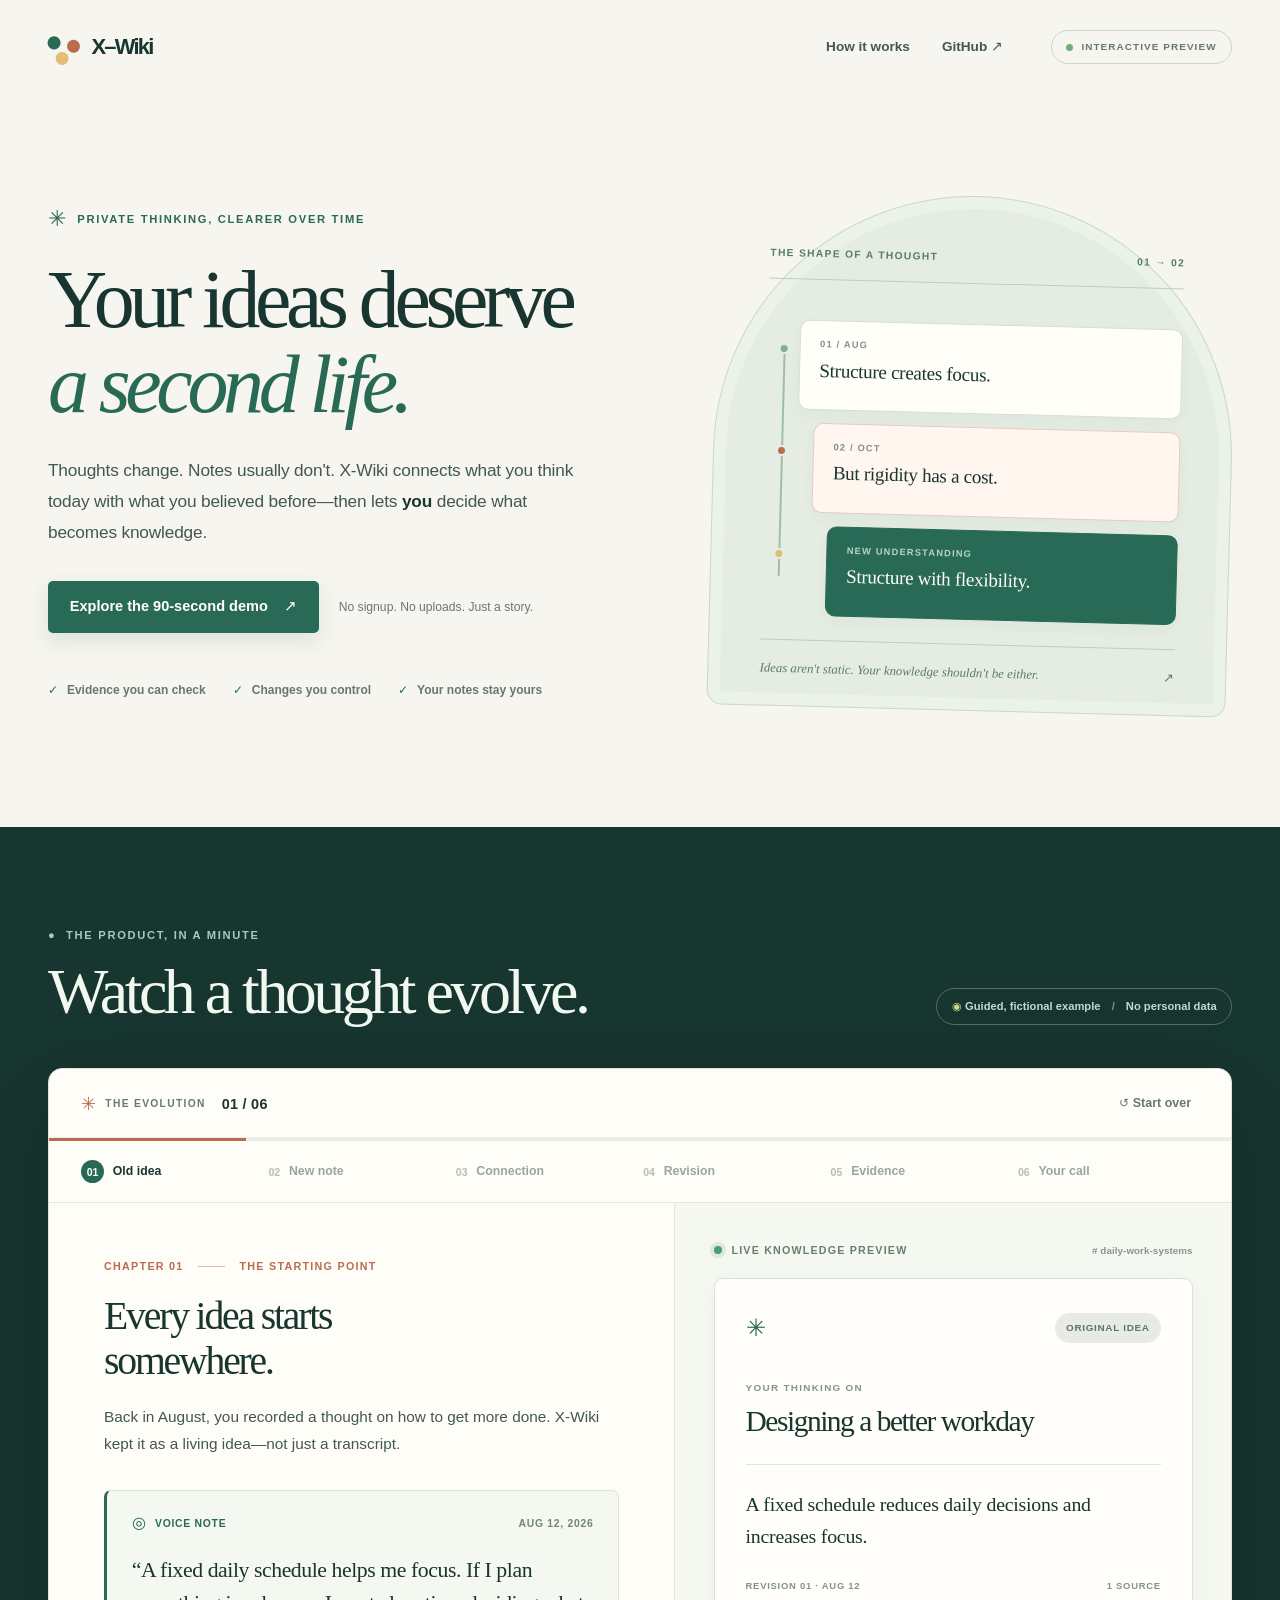
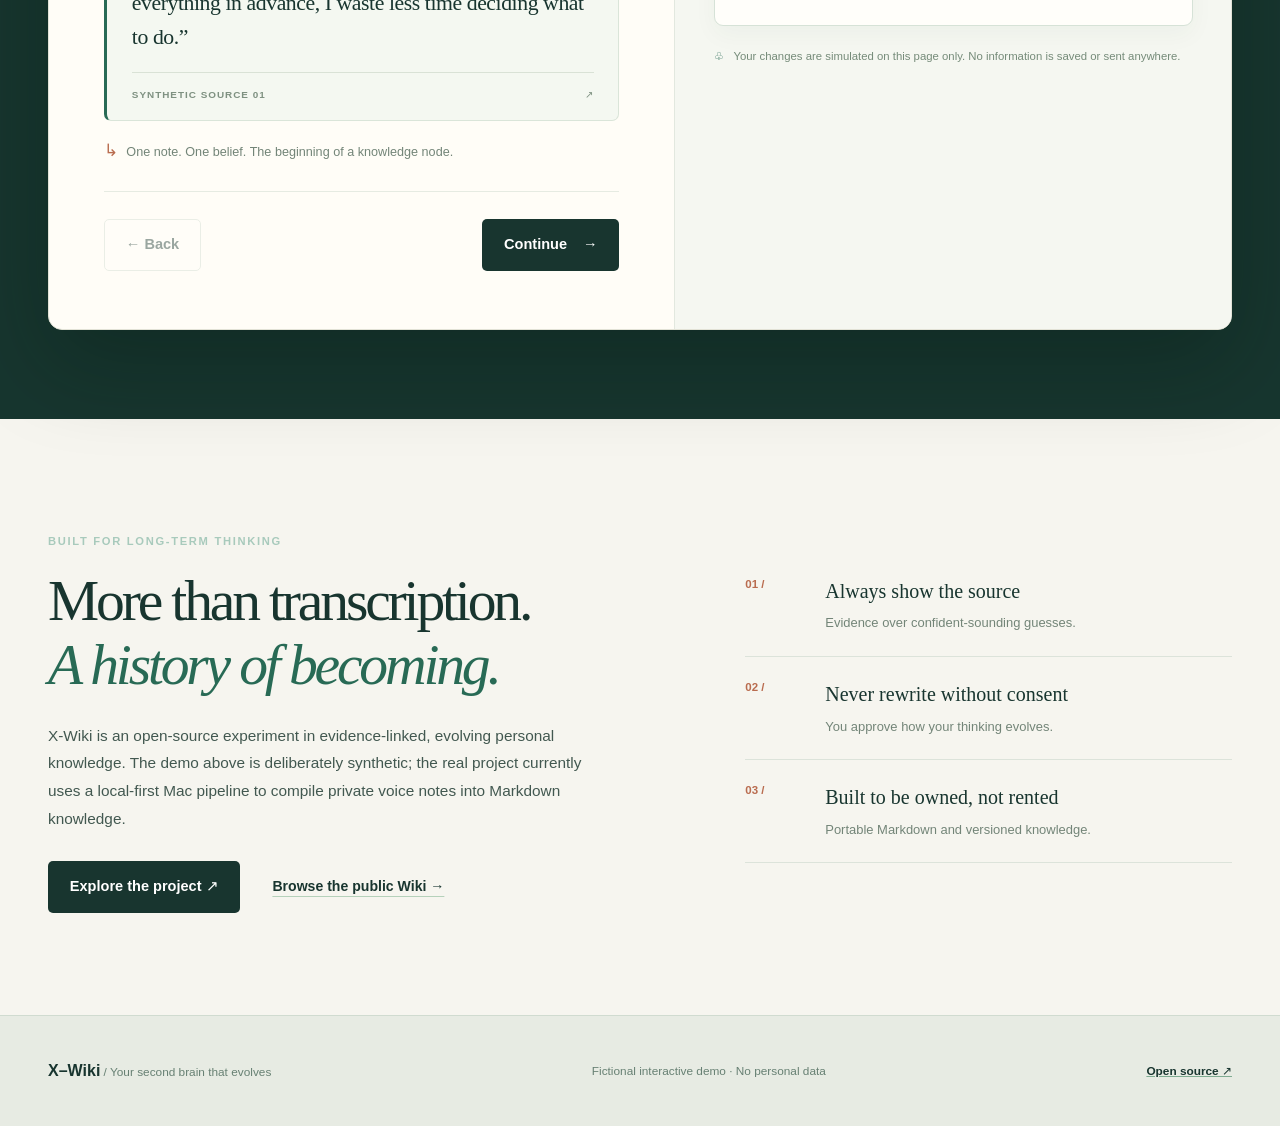
<file: sites/content/demo/index.html>
<!doctype html>
<html lang="en">
<head>
  <meta charset="utf-8">
  <meta name="viewport" content="width=device-width, initial-scale=1">
  <meta name="theme-color" content="#f6f5ee">
  <meta name="description" content="Try X-Wiki in 90 seconds. See how a new voice note can connect to an older idea, propose a revision, and preserve its evidence.">
  <meta property="og:title" content="X-Wiki — Your notes become knowledge that evolves">
  <meta property="og:description" content="Try an interactive, privacy-safe story of a thought evolving. No signup, no upload.">
  <title>X-Wiki — Your notes become knowledge that evolves</title>
  <link rel="stylesheet" href="./demo.css">
  <script src="./demo.js" defer></script>
</head>
<body>
  <a class="skip-link" href="#story">Skip to interactive demo</a>
  <header class="topbar">
    <a class="brand" href="../" aria-label="X-Wiki documentation home">
      <span class="brand-symbol" aria-hidden="true"><span></span><span></span><span></span></span>
      <span>X–Wiki</span>
    </a>
    <nav aria-label="Main navigation" class="topnav">
      <a href="#how-it-works">How it works</a>
      <a href="https://github.com/1998x-stack/X-Wiki" rel="noopener noreferrer" target="_blank">GitHub <span aria-hidden="true">↗</span></a>
    </nav>
    <span class="nav-note"><span class="status-dot" aria-hidden="true"></span> INTERACTIVE PREVIEW</span>
  </header>

  <main>
    <section class="hero section-width" aria-labelledby="hero-title">
      <div class="hero-copy">
        <div class="eyebrow"><span class="spark" aria-hidden="true">✳</span> PRIVATE THINKING, CLEARER OVER TIME</div>
        <h1 id="hero-title">Your ideas deserve <em>a second life.</em></h1>
        <p class="hero-lead">Thoughts change. Notes usually don't. X-Wiki connects what you think today with what you believed before—then lets <strong>you</strong> decide what becomes knowledge.</p>
        <div class="hero-actions">
          <a id="start-demo" class="button button-primary" href="#story">Explore the 90-second demo <span aria-hidden="true">↗</span></a>
          <span class="hero-hint">No signup. No uploads. Just a story.</span>
        </div>
        <div class="hero-meta">
          <span><span class="tiny-tick" aria-hidden="true">✓</span> Evidence you can check</span>
          <span><span class="tiny-tick" aria-hidden="true">✓</span> Changes you control</span>
          <span><span class="tiny-tick" aria-hidden="true">✓</span> Your notes stay yours</span>
        </div>
      </div>
      <div class="hero-graphic" aria-hidden="true">
        <div class="graphic-head"><span>THE SHAPE OF A THOUGHT</span><span>01 → 02</span></div>
        <div class="graphic-path">
          <div class="graphic-line"></div>
          <div class="graphic-node node-old"><span class="node-index">01 / AUG</span><strong>Structure creates focus.</strong><span class="node-dot"></span></div>
          <div class="graphic-node node-new"><span class="node-index">02 / OCT</span><strong>But rigidity has a cost.</strong><span class="node-dot"></span></div>
          <div class="graphic-node node-merged"><span class="node-index">NEW UNDERSTANDING</span><strong>Structure with flexibility.</strong><span class="node-dot"></span></div>
        </div>
        <div class="graphic-footer">Ideas aren't static. Your knowledge shouldn't be either. <span>↗</span></div>
      </div>
    </section>

    <section id="story" class="demo-zone" aria-labelledby="demo-heading">
      <div class="section-width">
        <div class="demo-section-title">
          <div>
            <p class="eyebrow eyebrow-dark"><span aria-hidden="true">●</span> THE PRODUCT, IN A MINUTE</p>
            <h2 id="demo-heading">Watch a thought evolve.</h2>
          </div>
          <div class="demo-label"><span class="demo-label-icon" aria-hidden="true">◉</span> Guided, fictional example <span class="demo-label-separator">/</span> No personal data</div>
        </div>

        <div id="demo-app" class="demo-shell" data-step="0" data-decision="pending" data-reviewed="false">
          <div class="demo-topline">
            <div class="step-counter"><span class="counter-mark" aria-hidden="true">✳</span> THE EVOLUTION <span id="step-fraction">01 <span class="counter-split">/</span> 06</span></div>
            <button class="button-text" id="reset-demo" type="button">↺ <span>Start over</span></button>
          </div>
          <div class="progress-track" aria-hidden="true"><div id="progress-fill" class="progress-fill"></div></div>
          <ol class="step-list" aria-label="Story steps">
            <li data-progress-step="0" class="is-current" aria-current="step"><span>01</span> Old idea</li>
            <li data-progress-step="1"><span>02</span> New note</li>
            <li data-progress-step="2"><span>03</span> Connection</li>
            <li data-progress-step="3"><span>04</span> Revision</li>
            <li data-progress-step="4"><span>05</span> Evidence</li>
            <li data-progress-step="5"><span>06</span> Your call</li>
          </ol>

          <div class="demo-body">
            <section class="narrative-column" aria-label="Interactive story">
              <div class="chapter">
                <div class="scene" data-scene="0">
                  <p class="scene-kicker">CHAPTER 01 <span class="kicker-rule"></span> THE STARTING POINT</p>
                  <h3 tabindex="-1">Every idea starts somewhere.</h3>
                  <p class="scene-description">Back in August, you recorded a thought on how to get more done. X-Wiki kept it as a living idea—not just a transcript.</p>
                  <div class="note-card note-old">
                    <div class="note-head"><span class="note-type"><span class="note-icon" aria-hidden="true">◎</span> VOICE NOTE</span><span>AUG 12, 2026</span></div>
                    <blockquote>“A fixed daily schedule helps me focus. If I plan everything in advance, I waste less time deciding what to do.”</blockquote>
                    <span class="note-foot">SYNTHETIC SOURCE 01 <span aria-hidden="true">↗</span></span>
                  </div>
                  <p class="scene-aside"><span aria-hidden="true">↳</span> One note. One belief. The beginning of a knowledge node.</p>
                </div>

                <div class="scene" data-scene="1" hidden>
                  <p class="scene-kicker">CHAPTER 02 <span class="kicker-rule"></span> NEW EVIDENCE</p>
                  <h3 tabindex="-1">But then you think differently.</h3>
                  <p class="scene-description">Two months later, you record a new thought. It doesn't cancel the first idea—but it adds important nuance.</p>
                  <div class="note-card note-new">
                    <div class="note-head"><span class="note-type"><span class="note-icon" aria-hidden="true">◉</span> NEW VOICE NOTE</span><span>OCT 28, 2026</span></div>
                    <blockquote>“I noticed that an overly rigid schedule makes me less adaptable. Keeping a few flexible hours actually helps.”</blockquote>
                    <span class="note-foot">SYNTHETIC SOURCE 02 <span aria-hidden="true">↗</span></span>
                  </div>
                  <p class="scene-aside"><span aria-hidden="true">↳</span> Your new thought has something to say about your old one.</p>
                </div>

                <div class="scene" data-scene="2" hidden>
                  <p class="scene-kicker">CHAPTER 03 <span class="kicker-rule"></span> THE CONNECTION</p>
                  <h3 tabindex="-1">The connection isn't a coincidence.</h3>
                  <p class="scene-description">Both notes are about the same problem: how to build a daily system that really works. The new note qualifies the old conclusion.</p>
                  <div class="connection-card">
                    <div class="connection-point"><span class="connection-dot old-dot"></span><div><small>AUGUST IDEA</small><strong>Structure reduces decision fatigue.</strong></div></div>
                    <div class="connection-middle"><span class="connect-arrow" aria-hidden="true">↕</span><span>SHARED TOPIC: DAILY WORK SYSTEMS</span></div>
                    <div class="connection-point"><span class="connection-dot new-dot"></span><div><small>OCTOBER EVIDENCE</small><strong>Rigidity can make adaptation harder.</strong></div></div>
                    <div class="connection-reason"><strong>Why they connect</strong><p>Same personal goal, different constraint. The second note makes the earlier rule more precise.</p></div>
                  </div>
                </div>

                <div class="scene" data-scene="3" hidden>
                  <p class="scene-kicker">CHAPTER 04 <span class="kicker-rule"></span> A POSSIBLE REVISION</p>
                  <h3 tabindex="-1">What if knowledge could grow?</h3>
                  <p class="scene-description">Instead of adding an unrelated note, X-Wiki proposes an update to the existing knowledge node. <strong>Nothing is changed yet.</strong></p>
                  <div class="diff-card">
                    <div class="diff-side"><span class="diff-label">– BEFORE</span><p>A fixed schedule reduces daily decisions and increases focus.</p></div>
                    <div class="diff-side diff-after"><span class="diff-label">+ PROPOSED</span><p>A structured day reduces decision fatigue, while leaving flexible time helps adapt to the unexpected.</p></div>
                  </div>
                  <p class="scene-aside"><span aria-hidden="true">↳</span> It's a suggestion, not an automatic overwrite.</p>
                </div>

                <div class="scene" data-scene="4" hidden>
                  <p class="scene-kicker">CHAPTER 05 <span class="kicker-rule"></span> CHECK THE EVIDENCE</p>
                  <h3 tabindex="-1">Don't trust the summary. Check the source.</h3>
                  <p class="scene-description">Good knowledge has provenance. Open the original excerpts, compare the dates, and decide whether the suggested change is justified.</p>
                  <div class="review-card">
                    <span class="review-mark" aria-hidden="true">❝</span>
                    <strong>Two notes. One suggested change.</strong>
                    <p>Source text is available before you approve. You always have the final say.</p>
                    <button id="review-sources" class="button button-dark" type="button" aria-controls="evidence-panel" aria-expanded="false">Inspect both sources <span aria-hidden="true">↗</span></button>
                    <span id="reviewed-indicator" class="review-helper">Required before you can approve</span>
                  </div>
                </div>

                <div class="scene" data-scene="5" hidden>
                  <p class="scene-kicker">CHAPTER 06 <span class="kicker-rule"></span> YOU DECIDE</p>
                  <h3 tabindex="-1">Your knowledge. Your call.</h3>
                  <p class="scene-description">You control what becomes part of your knowledge. Accept the change, reject it, or undo your decision.</p>
                  <div id="decision-actions" class="decision-actions">
                    <button id="approve-revision" type="button" class="button button-primary">Approve revision <span aria-hidden="true">✓</span></button>
                    <button id="reject-revision" type="button" class="button button-quiet">Keep the old idea</button>
                    <button id="review-on-final" type="button" class="button-text evidence-inline" aria-controls="evidence-panel" aria-expanded="false">Reopen the source evidence ↗</button>
                  </div>
                  <div id="decision-outcome" class="outcome-card" hidden role="status">
                    <span class="outcome-symbol" id="outcome-symbol" aria-hidden="true">✓</span>
                    <div><strong id="outcome-title">Decision saved in this demo.</strong><p id="outcome-description">The knowledge node reflects your choice.</p></div>
                  </div>
                  <button id="undo-decision" class="button button-quiet undo-button" type="button" hidden>↶ Undo this decision</button>
                  <p class="scene-aside">No account. No cloud upload. This demonstration resets on refresh.</p>
                </div>
              </div>
              <footer class="story-footer">
                <button id="previous-step" type="button" class="button button-quiet" disabled>← Back</button>
                <div class="next-group">
                  <span id="next-hint" class="next-hint"></span>
                  <button id="next-step" type="button" class="button button-dark">Continue <span aria-hidden="true">→</span></button>
                </div>
              </footer>
            </section>

            <aside class="knowledge-column" aria-label="Current knowledge and sources">
              <div class="knowledge-topline"><span class="knowledge-pulse" aria-hidden="true"></span> LIVE KNOWLEDGE PREVIEW <span class="version-id"># daily-work-systems</span></div>
              <div class="knowledge-card">
                <div class="knowledge-card-head"><span class="small-icon" aria-hidden="true">✳</span><span id="node-status" class="node-status">ORIGINAL IDEA</span></div>
                <p class="knowledge-overline">YOUR THINKING ON</p>
                <h4>Designing a better workday</h4>
                <div class="knowledge-divider"></div>
                <p id="knowledge-text">A fixed schedule reduces daily decisions and increases focus.</p>
                <div class="knowledge-card-bottom"><span id="knowledge-version">REVISION 01 · AUG 12</span><span id="source-count">1 SOURCE</span></div>
              </div>
              <div id="evidence-panel" class="evidence-panel" hidden aria-label="Original source evidence">
                <div class="evidence-heading"><span>ORIGINAL SOURCES</span><span class="evidence-verified">TWO SYNTHETIC NOTES</span></div>
                <article class="evidence-source"><div class="evidence-meta"><span>SOURCE 01 / AUG 12, 2026</span><span>OLD CLAIM</span></div><p>“A fixed daily schedule helps me focus. If I plan everything in advance, I waste less time deciding what to do.”</p><span>Supports: structure reduces decisions.</span></article>
                <article class="evidence-source"><div class="evidence-meta"><span>SOURCE 02 / OCT 28, 2026</span><span>NEW CONSTRAINT</span></div><p>“I noticed that an overly rigid schedule makes me less adaptable. Keeping a few flexible hours actually helps.”</p><span>Supports: flexibility helps adaptation.</span></article>
                <div class="evidence-disclaimer">These are fictional excerpts, not verified real-world claims or output from a live AI model.</div>
              </div>
              <div class="knowledge-caption"><span class="caption-lock" aria-hidden="true">♧</span> Your changes are simulated on this page only. No information is saved or sent anywhere.</div>
            </aside>
          </div>
          <p id="status-announcement" class="sr-only" role="status" aria-live="polite" aria-atomic="true"></p>
        </div>
        <noscript><p class="noscript-message">This interactive preview requires JavaScript. It does not require an account, API key, microphone, or data upload.</p></noscript>
      </div>
    </section>

    <section id="how-it-works" class="what-next section-width" aria-labelledby="what-next-heading">
      <div class="what-next-main">
        <p class="eyebrow eyebrow-dark">BUILT FOR LONG-TERM THINKING</p>
        <h2 id="what-next-heading">More than transcription.<br><em>A history of becoming.</em></h2>
        <p>X-Wiki is an open-source experiment in evidence-linked, evolving personal knowledge. The demo above is deliberately synthetic; the real project currently uses a local-first Mac pipeline to compile private voice notes into Markdown knowledge.</p>
        <div class="what-next-actions"><a class="button button-dark" href="https://github.com/1998x-stack/X-Wiki" rel="noopener noreferrer" target="_blank">Explore the project ↗</a><a class="text-link" href="../">Browse the public Wiki →</a></div>
      </div>
      <div class="principles">
        <div><span>01 /</span><strong>Always show the source</strong><p>Evidence over confident-sounding guesses.</p></div>
        <div><span>02 /</span><strong>Never rewrite without consent</strong><p>You approve how your thinking evolves.</p></div>
        <div><span>03 /</span><strong>Built to be owned, not rented</strong><p>Portable Markdown and versioned knowledge.</p></div>
      </div>
    </section>
  </main>
  <footer class="footer">
    <div class="section-width footer-row"><span><strong>X–Wiki</strong> / Your second brain that evolves</span><span>Fictional interactive demo · No personal data</span><a href="https://github.com/1998x-stack/X-Wiki">Open source ↗</a></div>
  </footer>
</body>
</html>
</file>
<file: sites/content/demo/demo.css>
:root {
  color-scheme: light;
  --paper: #f6f5ef;
  --card: #fffdf7;
  --ink: #18352f;
  --ink-soft: #425850;
  --muted: #68786f;
  --line: #dbe1d8;
  --green: #286a55;
  --green-dark: #1d4f42;
  --mint: #dce8d8;
  --copper: #b96c4f;
  --copper-light: #f8ebe3;
  --gold: #e5bd73;
  --shadow: 0 24px 68px rgba(20, 50, 38, .07);
  font-family: Inter, ui-sans-serif, -apple-system, BlinkMacSystemFont, "Segoe UI", Helvetica, Arial, sans-serif;
  font-synthesis: none;
}
* { box-sizing: border-box }
[hidden] { display: none !important }
html { scroll-behavior: smooth }
body { margin: 0; background: var(--paper); color: var(--ink); font-size: 16px; line-height: 1.55 }
button, a { -webkit-tap-highlight-color: transparent }
button { font: inherit; cursor: pointer }
button:disabled { cursor: not-allowed; opacity: .43 }
a { color: inherit }
a:focus-visible, button:focus-visible { outline: 3px solid #a95b35; outline-offset: 4px }
button:focus-visible { border-radius: 6px }
::selection { background: #e7d19b; color: var(--ink) }
.sr-only { position: absolute; width: 1px; height: 1px; padding: 0; margin: -1px; overflow: hidden; clip: rect(0, 0, 0, 0); white-space: nowrap; border: 0 }
.skip-link { position: fixed; z-index: 30; top: -7rem; left: 1rem; background: white; padding: .8rem 1.2rem; border: 2px solid var(--ink); font-weight: 750 }
.skip-link:focus { top: 1rem }
.section-width { width: min(calc(100% - 6rem), 1280px); margin-inline: auto }
.topbar { width: min(calc(100% - 6rem), 1450px); margin: auto; display: flex; min-height: 94px; align-items: center; gap: 3rem }
.brand { display: inline-flex; align-items: center; gap: .65rem; text-decoration: none; font-size: 1.37rem; font-weight: 800; letter-spacing: -.08em; white-space: nowrap }
.brand-symbol { width: 33px; height: 33px; position: relative; display: inline-block; transform: rotate(-14deg) }
.brand-symbol span { position: absolute; width: 13px; height: 13px; border-radius: 50%; background: var(--green) }
.brand-symbol span:nth-child(1) { left: 1px; top: 3px }
.brand-symbol span:nth-child(2) { right: 1px; top: 11px; background: var(--copper) }
.brand-symbol span:nth-child(3) { left: 5px; bottom: 0; background: var(--gold) }
.topnav { display: flex; align-items: center; gap: 2rem; margin-left: auto }
.topnav a { color: var(--ink-soft); text-decoration: none; font-size: .85rem; font-weight: 650 }
.topnav a:hover, .text-link:hover { color: var(--green) }
.nav-note { display: inline-flex; align-items: center; gap: .5rem; border: 1px solid #cdd6c9; border-radius: 100px; color: var(--muted); padding: .53rem .9rem; font-size: .62rem; font-weight: 750; letter-spacing: .11em; white-space: nowrap }
.status-dot { width: 7px; height: 7px; border-radius: 50%; background: #6eaf7a }
.hero { display: grid; grid-template-columns: 1.06fr .94fr; gap: clamp(3rem, 6.2vw, 7rem); padding-block: clamp(4.7rem, 8vw, 8rem) clamp(6rem, 9vw, 9.3rem); align-items: center }
.eyebrow { display: flex; align-items: center; gap: .6rem; color: var(--green); font-weight: 800; font-size: .7rem; letter-spacing: .15em }
.spark { font-size: 1.4rem; line-height: 1 }
.hero h1 { font-family: Georgia, "Iowan Old Style", "Times New Roman", serif; font-size: clamp(3.7rem, 6.4vw, 6.6rem); letter-spacing: -.065em; line-height: 1.035; font-weight: 500; margin: 1.7rem 0 1.7rem; max-width: 13ch }
.hero h1 em, .what-next h2 em { color: var(--green); font-style: italic; font-weight: 500 }
.hero-lead { max-width: 33rem; color: var(--ink-soft); font-size: clamp(1.03rem, 1.35vw, 1.2rem); line-height: 1.82; letter-spacing: -.01em; margin-bottom: 2rem }
.hero-lead strong { color: var(--ink) }
.hero-actions { display: flex; flex-wrap: wrap; align-items: center; gap: 1.25rem }
.button { appearance: none; border: 1px solid transparent; border-radius: 5px; min-height: 52px; padding: .85rem 1.3rem; display: inline-flex; align-items: center; justify-content: center; gap: 1rem; font-size: .91rem; line-height: 1.3; font-weight: 760; text-decoration: none; transition: transform .16s ease, background .16s ease, border-color .16s ease }
.button:not(:disabled):hover { transform: translateY(-2px) }
.button-primary { background: var(--green); color: white; box-shadow: 0 8px 20px rgba(38, 106, 85, .13) }
.button-primary:hover { background: var(--green-dark) }
.button-dark { background: var(--ink); color: white }
.button-dark:hover { background: #31564a }
.button-quiet { color: var(--ink); border-color: #d0dcd1; background: #fffefa }
.button-quiet:hover { background: #f3f6ee }
.button-text { background: none; color: var(--muted); border: 0; font-size: .78rem; font-weight: 750; padding: .6rem .5rem }
.button-text:hover { color: var(--green) }
.hero-hint { color: var(--muted); font-size: .76rem }
.hero-meta { display: flex; flex-wrap: wrap; gap: .8rem 1.7rem; margin-top: 3rem; font-size: .75rem; color: var(--muted); font-weight: 600 }
.tiny-tick { font-weight: 800; color: var(--green); margin-right: .35rem }
.hero-graphic { background: #e5ede3; min-height: 515px; border-radius: 260px 260px 15px 15px; padding: 3.3rem clamp(2rem, 4vw, 4.4rem) 1.4rem; border: 1px solid #cad9cc; box-shadow: inset 0 0 0 12px rgba(255,255,255,.24); transform: rotate(1.5deg) }
.graphic-head { display: flex; justify-content: space-between; font-size: .64rem; letter-spacing: .13em; color: #587c67; font-weight: 800; border-bottom: 1px solid #b9d0be; padding-bottom: 1.1rem }
.graphic-path { position: relative; display: flex; flex-direction: column; gap: .8rem; margin: 2.5rem 0 1.5rem; padding-left: 2rem }
.graphic-line { width: 2px; background: #9fbea9; position: absolute; top: 1.5rem; bottom: 2.4rem; left: 1rem }
.graphic-node { position: relative; background: #fffef8; border-radius: 10px; border: 1px solid #d5e1d5; padding: 1rem 1.2rem; min-height: 90px; box-shadow: 0 5px 15px rgba(33,70,49,.035) }
.graphic-node .node-index { display: block; color: #819086; font-size: .58rem; font-weight: 800; letter-spacing: .13em; margin-bottom: .25rem }
.graphic-node strong { font-family: Georgia, serif; font-weight: 500; font-size: 1.19rem; letter-spacing: -.015em; display: block }
.node-dot { position: absolute; width: 11px; height: 11px; border-radius: 50%; background: #84ae8d; left: -1.38rem; top: 1.4rem; border: 2px solid #e5ede3; z-index: 1 }
.node-new { margin-left: 1rem; background: #fff6f0; border-color: #e8ccbf }
.node-new .node-dot { background: var(--copper); left: -2.38rem }
.node-merged { margin-left: 2rem; background: var(--green); border-color: var(--green); color: #fff }
.node-merged .node-index { color: #b7d6c7 }
.node-merged .node-dot { left: -3.38rem; background: #e1bd70 }
.graphic-footer { font-family: Georgia, serif; font-style: italic; font-size: .8rem; color: #5c7b66; display: flex; justify-content: space-between; gap: 1rem; padding-top: 1.2rem; border-top: 1px solid #b9d0be }
.demo-zone { background: #17362f; padding-block: clamp(4.2rem, 7vw, 7.2rem) clamp(5rem, 7vw, 7rem); color: #f1f8ef; scroll-margin-top: 1rem }
.demo-section-title { display: flex; justify-content: space-between; align-items: flex-end; gap: 2rem; margin-bottom: 2.7rem }
.eyebrow-dark { color: #a8cabc }
.demo-section-title h2 { font-family: Georgia, serif; font-size: clamp(2.8rem, 5vw, 4.5rem); font-weight: 500; line-height: 1.05; letter-spacing: -.055em; margin: .8rem 0 0 }
.demo-label { color: #c5d9cd; border: 1px solid #547066; border-radius: 100px; padding: .55rem .9rem; font-size: .7rem; font-weight: 650; text-align: center; white-space: nowrap }
.demo-label-icon { color: #c9d88f }
.demo-label-separator { color: #7b9389; margin-inline: .5rem }
.demo-shell { background: var(--card); color: var(--ink); border-radius: 14px; overflow: hidden; box-shadow: 0 32px 90px rgba(1, 19, 10, .28); border: 1px solid #e2e2d6 }
.demo-topline { display: flex; justify-content: space-between; align-items: center; padding: 1rem 2rem .85rem; border-bottom: 1px solid #edf0e9 }
.step-counter { font-size: .64rem; font-weight: 820; letter-spacing: .13em; color: #647b6f; display: inline-flex; align-items: center; gap: .5rem }
.counter-mark { font-size: 1.1rem; color: var(--copper) }
#step-fraction { color: var(--ink); margin-left: .5rem; font-size: .9rem; font-variant-numeric: tabular-nums; letter-spacing: .02em }
.counter-split { color: #afbdb3; margin: 0 .23rem }
.progress-track { height: 3px; background: #e9eee6; width: 100% }
.progress-fill { height: 100%; width: 16.667%; background: var(--copper); transition: width .2s ease }
.step-list { display: grid; grid-template-columns: repeat(6, minmax(0, 1fr)); margin: 0; padding: 1.2rem 2rem; list-style: none; border-bottom: 1px solid #e4e9df; gap: .4rem }
.step-list li { display: flex; align-items: center; gap: .55rem; color: #98a79d; font-size: .77rem; font-weight: 650; white-space: nowrap }
.step-list li span { font-size: .66rem; color: #b5bfb6; font-variant-numeric: tabular-nums }
.step-list li.is-current { color: var(--ink); font-weight: 800 }
.step-list li.is-current span { background: var(--green); color: #fff; border-radius: 50%; width: 23px; height: 23px; display: inline-flex; justify-content: center; align-items: center }
.step-list li.is-complete { color: #739c84 }
.step-list li.is-complete span { color: var(--green); font-weight: 800 }
.demo-body { display: grid; grid-template-columns: 1.06fr .94fr }
.narrative-column { min-width: 0; padding: clamp(2rem, 4.3vw, 4rem); border-right: 1px solid #e2e8df; display: flex; flex-direction: column }
.chapter { min-height: 415px; flex: 1 }
.scene-kicker { font-size: .67rem; font-weight: 800; color: var(--copper); letter-spacing: .12em; display: flex; gap: .9rem; align-items: center; margin: 0 0 1.2rem }
.kicker-rule { display: block; width: 27px; height: 1px; background: #dcb9a8 }
.scene h3 { font-family: Georgia, serif; font-size: clamp(2.05rem, 3.1vw, 3rem); letter-spacing: -.055em; font-weight: 500; line-height: 1.12; margin: 0 0 1.3rem; max-width: 19ch }
.scene h3:focus { outline: none }
.scene-description { color: var(--ink-soft); max-width: 36rem; line-height: 1.75; margin: 0 0 2rem; font-size: .96rem }
.scene-description strong { color: var(--ink) }
.note-card { padding: 1.3rem 1.55rem 1.1rem; border: 1px solid #dae5d9; border-left: 3px solid var(--green); background: #f4f8f1; border-radius: 7px }
.note-new { background: #fff4eb; border-color: #ead6c7; border-left-color: var(--copper) }
.note-head { display: flex; justify-content: space-between; align-items: center; gap: 1rem; color: #748576; font-size: .65rem; letter-spacing: .07em; font-weight: 800 }
.note-type { color: var(--green) }
.note-new .note-type { color: var(--copper) }
.note-icon { font-size: 1rem; vertical-align: -.08em; margin-right: .3rem }
.note-card blockquote { font-family: Georgia, serif; font-size: clamp(1.15rem, 1.7vw, 1.45rem); line-height: 1.54; letter-spacing: -.02em; margin: 1.1rem 0 1.1rem }
.note-foot { display: flex; justify-content: space-between; border-top: 1px solid #d9e2d6; padding-top: .85rem; color: #7e9181; font-size: .62rem; font-weight: 800; letter-spacing: .1em }
.note-new .note-foot { border-top-color: #e4d8c7 }
.scene-aside { margin: 1.1rem 0 0; color: #738578; font-size: .79rem; line-height: 1.55 }
.scene-aside span { color: var(--copper); font-size: 1.05rem; margin-right: .3rem }
.story-footer { border-top: 1px solid #e6ebe2; margin-top: 1.65rem; padding-top: 1.55rem; display: flex; align-items: center; justify-content: space-between; gap: 1rem; min-height: 83px }
.next-group { display: flex; align-items: center; gap: 1rem; flex-wrap: wrap; justify-content: flex-end }
.next-hint { max-width: 14rem; text-align: right; font-size: .69rem; color: #9d664a; font-weight: 700 }
.knowledge-column { padding: clamp(1.8rem, 3vw, 3rem); min-width: 0; background: #f5f7f1 }
.knowledge-topline { color: #6a7f72; font-size: .67rem; font-weight: 800; letter-spacing: .11em; display: flex; align-items: center; gap: .6rem; margin-bottom: 1.2rem; flex-wrap: wrap }
.knowledge-pulse { width: 8px; height: 8px; border-radius: 50%; background: #4f9978; box-shadow: 0 0 0 4px #dce9dd }
.version-id { margin-left: auto; font-size: .61rem; letter-spacing: .01em; color: #86968b }
.knowledge-card { min-height: 320px; background: #fffefa; border: 1px solid #d6e2d7; border-radius: 9px; padding: clamp(1.4rem, 2.4vw, 2.3rem); box-shadow: 0 9px 25px rgba(24,70,40,.04); display: flex; flex-direction: column; transition: background .2s ease, border-color .2s ease }
.knowledge-card.is-approved { background: #eff8ec; border-color: #a2c9ad }
.knowledge-card.is-rejected { border-color: #dfd2c9 }
.knowledge-card-head { display: flex; justify-content: space-between; align-items: center }
.small-icon { font-size: 1.5rem; color: var(--green) }
.node-status { display: inline-block; background: #e7eae5; color: #5b7767; font-size: .62rem; letter-spacing: .07em; font-weight: 820; padding: .47rem .7rem; border-radius: 100px }
.is-approved .node-status { background: var(--green); color: #fff }
.knowledge-overline { color: #83968a; font-size: .62rem; letter-spacing: .13em; font-weight: 800; margin: 2.1rem 0 .6rem }
.knowledge-card h4 { font-family: Georgia, serif; font-size: clamp(1.7rem, 2.3vw, 2.25rem); letter-spacing: -.05em; line-height: 1.12; font-weight: 500; margin: 0 }
.knowledge-divider { background: #dfe6db; height: 1px; width: 100%; margin: 1.65rem 0 1.5rem }
#knowledge-text { font-family: Georgia, serif; color: var(--ink); font-size: clamp(1.06rem, 1.55vw, 1.3rem); line-height: 1.58; letter-spacing: -.012em; margin: 0 0 1.7rem }
.knowledge-card-bottom { display: flex; justify-content: space-between; gap: 1rem; margin-top: auto; color: #859387; font-size: .59rem; letter-spacing: .08em; font-weight: 800 }
.knowledge-caption { font-size: .71rem; line-height: 1.55; color: #758b79; margin-top: 1.4rem; display: flex; gap: .6rem }
.caption-lock { color: var(--green); font-weight: 900 }
.connection-card { background: #eef5ec; border: 1px solid #dce6d9; border-radius: 7px; padding: 1rem 1.25rem }
.connection-point { display: flex; align-items: center; gap: .7rem }
.connection-dot { display: block; width: 13px; height: 13px; border: 3px solid #9cbb9f; border-radius: 50%; flex: none; background: #e7f1e5 }
.new-dot { border-color: #c98e6d; background: #f5ede2 }
.connection-point small { display: block; color: #7d9281; font-size: .62rem; letter-spacing: .1em; font-weight: 800; margin-bottom: .2rem }
.connection-point strong { display: block; font-size: .86rem }
.connection-middle { border-left: 2px dashed #bfd1bd; margin: .35rem 0 .35rem .35rem; padding: .25rem 0 .25rem 1.2rem; color: #557661; font-size: .58rem; letter-spacing: .08em; font-weight: 800; display: flex; align-items: center; gap: .5rem }
.connect-arrow { font-size: 1rem; line-height: 1 }
.connection-reason { border-top: 1px solid #d6e4d4; margin-top: 1rem; padding-top: .95rem }
.connection-reason strong { font-size: .8rem }
.connection-reason p { font-size: .78rem; line-height: 1.57; color: #5b7462; margin: .3rem 0 .1rem }
.diff-card { display: grid; grid-template-columns: 1fr 1fr; border: 1px solid #d8e2d6; border-radius: 7px; overflow: hidden }
.diff-side { background: #fcf1eb; padding: 1.4rem 1.25rem }
.diff-after { background: #e5f1e4; border-left: 1px solid #d3e0d5 }
.diff-label { color: #af624c; font-size: .65rem; font-weight: 820; letter-spacing: .12em }
.diff-after .diff-label { color: #2f7658 }
.diff-side p { font-family: Georgia, serif; line-height: 1.56; margin: 1rem 0 0; font-size: 1.11rem }
.review-card { padding: 1.45rem; border-radius: 8px; background: #edf5e8; border: 1px solid #d3e3cf; display: flex; flex-direction: column; align-items: flex-start }
.review-mark { color: var(--green); font-size: 2.3rem; line-height: .6; margin-bottom: 1.2rem }
.review-card strong { font-family: Georgia, serif; font-size: 1.35rem; font-weight: 500 }
.review-card p { color: #607a64; font-size: .86rem; margin: .6rem 0 1.4rem }
.review-helper { display: block; margin-top: .8rem; color: #68826a; font-size: .72rem }
.evidence-panel { background: white; padding: 1.25rem; margin-top: 1rem; border: 1px solid #d4e1d7; border-radius: 8px }
.evidence-heading, .evidence-meta { display: flex; justify-content: space-between; gap: .6rem; flex-wrap: wrap; color: #50725e; font-size: .59rem; font-weight: 850; letter-spacing: .085em }
.evidence-verified { color: #9a704e }
.evidence-source { margin-top: 1.1rem; border-top: 1px solid #e0e7de; padding-top: 1rem }
.evidence-source .evidence-meta { color: #9a8f7d }
.evidence-source p { font-family: Georgia, serif; font-size: 1rem; line-height: 1.56; margin: .8rem 0 .65rem }
.evidence-source > span { color: #607865; font-size: .72rem; line-height: 1.5; display: block }
.evidence-disclaimer { font-size: .67rem; margin-top: 1rem; color: #888d80; line-height: 1.52; border-top: 1px solid #e0e7de; padding-top: .75rem }
.decision-actions { display: flex; flex-wrap: wrap; gap: .7rem }
.evidence-inline { width: 100%; text-align: left; margin-top: .3rem }
.outcome-card { display: flex; gap: .85rem; border: 1px solid #bed7bf; background: #edf6eb; padding: 1.25rem; border-radius: 8px; color: #1e614a }
.outcome-card.is-rejected { background: #f6eee6; color: #76513b; border-color: #e5d6c6 }
.outcome-symbol { font-size: 1.4rem; font-weight: 800 }
.outcome-card strong { display: block; font-size: .97rem }
.outcome-card p { font-size: .78rem; margin: .3rem 0 0; line-height: 1.6 }
.undo-button { margin-top: 1rem }
.noscript-message { color: white; border-left: 3px solid white; padding: .8rem }
.what-next { display: grid; grid-template-columns: 1.1fr .9fr; gap: clamp(3rem, 8vw, 9rem); padding-block: clamp(5.5rem, 8vw, 9rem) }
.what-next h2 { font-family: Georgia, serif; font-size: clamp(2.8rem, 4.5vw, 4.5rem); line-height: 1.1; letter-spacing: -.055em; font-weight: 500; margin: 1.2rem 0 1.6rem }
.what-next-main > p:not(.eyebrow) { max-width: 35rem; color: var(--ink-soft); line-height: 1.8; font-size: .96rem }
.what-next-actions { display: flex; align-items: center; gap: 2rem; margin-top: 1.8rem; flex-wrap: wrap }
.text-link { font-weight: 750; text-decoration-color: #b5d1ba; text-underline-offset: 5px; font-size: .88rem }
.principles { padding-top: 2rem }
.principles > div { display: grid; grid-template-columns: 4rem 1fr; gap: .2rem 1rem; border-bottom: 1px solid #dce3da; padding: 1.4rem 0 }
.principles > div span { color: var(--copper); font-size: .72rem; font-weight: 750 }
.principles strong { font-family: Georgia, serif; font-size: 1.25rem; font-weight: 500 }
.principles p { grid-column: 2; font-size: .81rem; margin: .2rem 0 0; color: #738578 }
.footer { background: #e7ebe3; border-top: 1px solid #d0dbd0 }
.footer-row { display: flex; justify-content: space-between; gap: 1.5rem; align-items: center; flex-wrap: wrap; min-height: 110px; color: #678073; font-size: .74rem }
.footer-row strong { color: var(--ink); font-size: 1rem }
.footer-row a { color: var(--ink); font-weight: 750; text-decoration-color: #7eab91 }
@media (max-width: 1060px) {
  .section-width, .topbar { width: min(calc(100% - 3rem), 900px) }
  .hero { gap: 2rem; grid-template-columns: 1fr .85fr }
  .hero-graphic { min-height: 450px; padding: 3rem 1.5rem 1rem }
  .graphic-node strong { font-size: 1.02rem }
  .step-list { grid-template-columns: repeat(3, minmax(0, 1fr)); row-gap: .9rem }
  .narrative-column { padding: 2rem }
  .knowledge-column { padding: 1.5rem }
  .knowledge-topline .version-id { width: 100%; margin-left: 0 }
}
@media (max-width: 760px) {
  .section-width, .topbar { width: min(calc(100% - 2rem), 600px) }
  .topbar { gap: 1rem; min-height: 76px; flex-wrap: wrap; padding-block: .7rem }
  .topnav { gap: 1rem }
  .nav-note { display: none }
  .hero { grid-template-columns: 1fr; padding-block: 4.5rem 5rem; gap: 3rem }
  .hero h1 { max-width: 14ch }
  .hero-graphic { transform: none; border-radius: 210px 210px 9px 9px; padding-inline: 2.6rem; min-height: 470px }
  .graphic-path { margin-top: 2rem }
  .demo-zone { padding-block: 4rem 5rem }
  .demo-section-title { align-items: flex-start; flex-direction: column; gap: 1rem }
  .demo-body { grid-template-columns: 1fr }
  .narrative-column { border-right: 0; border-bottom: 1px solid #e3e9df }
  .chapter { min-height: 340px }
  .knowledge-column { padding: 2rem }
  .step-list { grid-template-columns: repeat(3, 1fr); padding: 1.2rem 1.4rem }
  .demo-topline { padding-inline: 1.3rem }
  .what-next { grid-template-columns: 1fr; padding-block: 5rem; gap: 1rem }
  .principles { padding-top: .2rem }
  .footer-row { padding-block: 2rem }
}
@media (max-width: 450px) {
  .hero h1 { font-size: clamp(3.45rem, 15vw, 4.2rem) }
  .hero-graphic { padding: 2.5rem 1.15rem 1rem; min-height: 425px }
  .graphic-path { padding-left: 1.3rem }
  .graphic-line { left: .5rem }
  .node-dot { left: -1.17rem }
  .node-new .node-dot { left: -2.17rem }
  .node-merged .node-dot { left: -3.17rem }
  .graphic-node { padding: .85rem; min-height: 80px }
  .graphic-node strong { font-size: .94rem }
  .graphic-node .node-index { font-size: .54rem }
  .graphic-footer { font-size: .72rem }
  .step-list li { font-size: .69rem; gap: .35rem }
  .narrative-column { padding: 1.4rem }
  .knowledge-column { padding: 1.4rem }
  .diff-card { grid-template-columns: 1fr }
  .diff-after { border-left: none; border-top: 1px solid #d1e0d5 }
  .story-footer { flex-wrap: wrap }
  .next-group { flex-grow: 1 }
  .hero-meta { gap: .7rem 1rem }
}
@media (prefers-reduced-motion: reduce) {
  html { scroll-behavior: auto }
  *, *::before, *::after { transition-duration: .01ms !important; animation-duration: .01ms !important }
}
</file>
